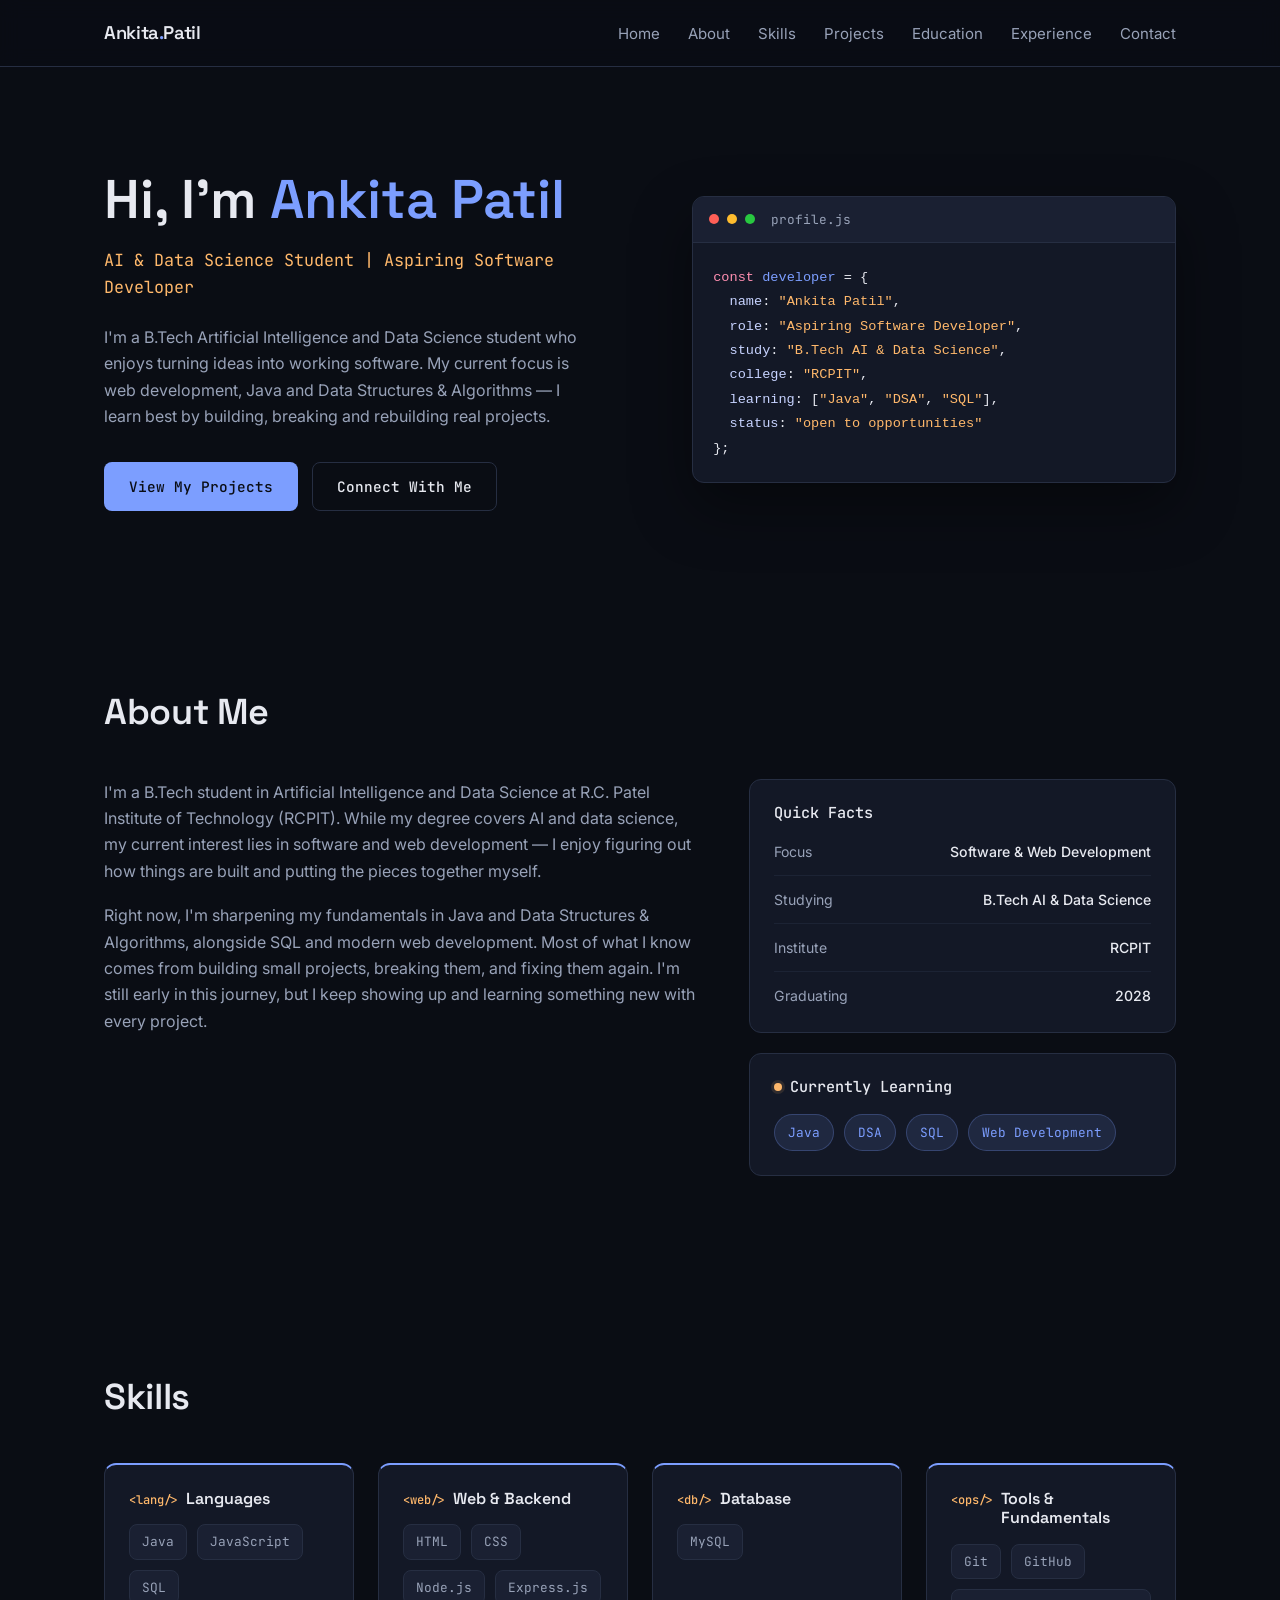
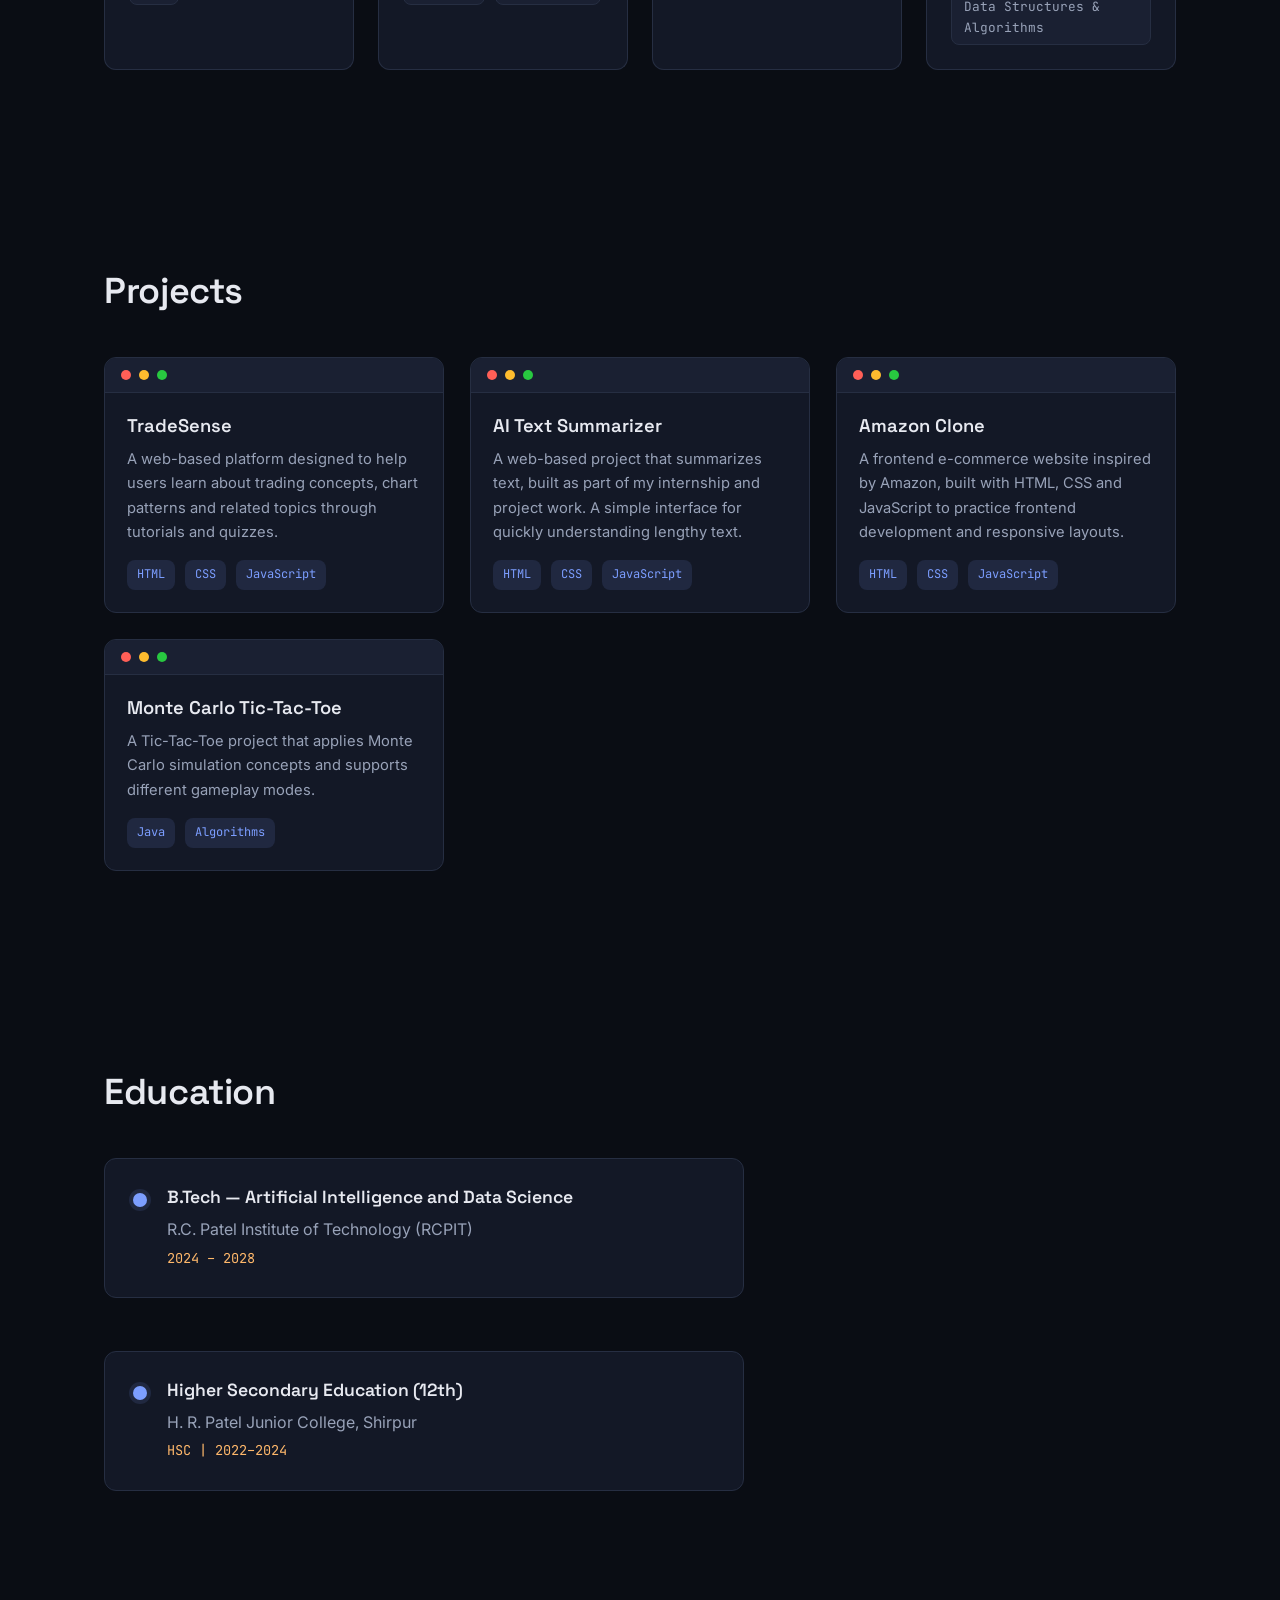
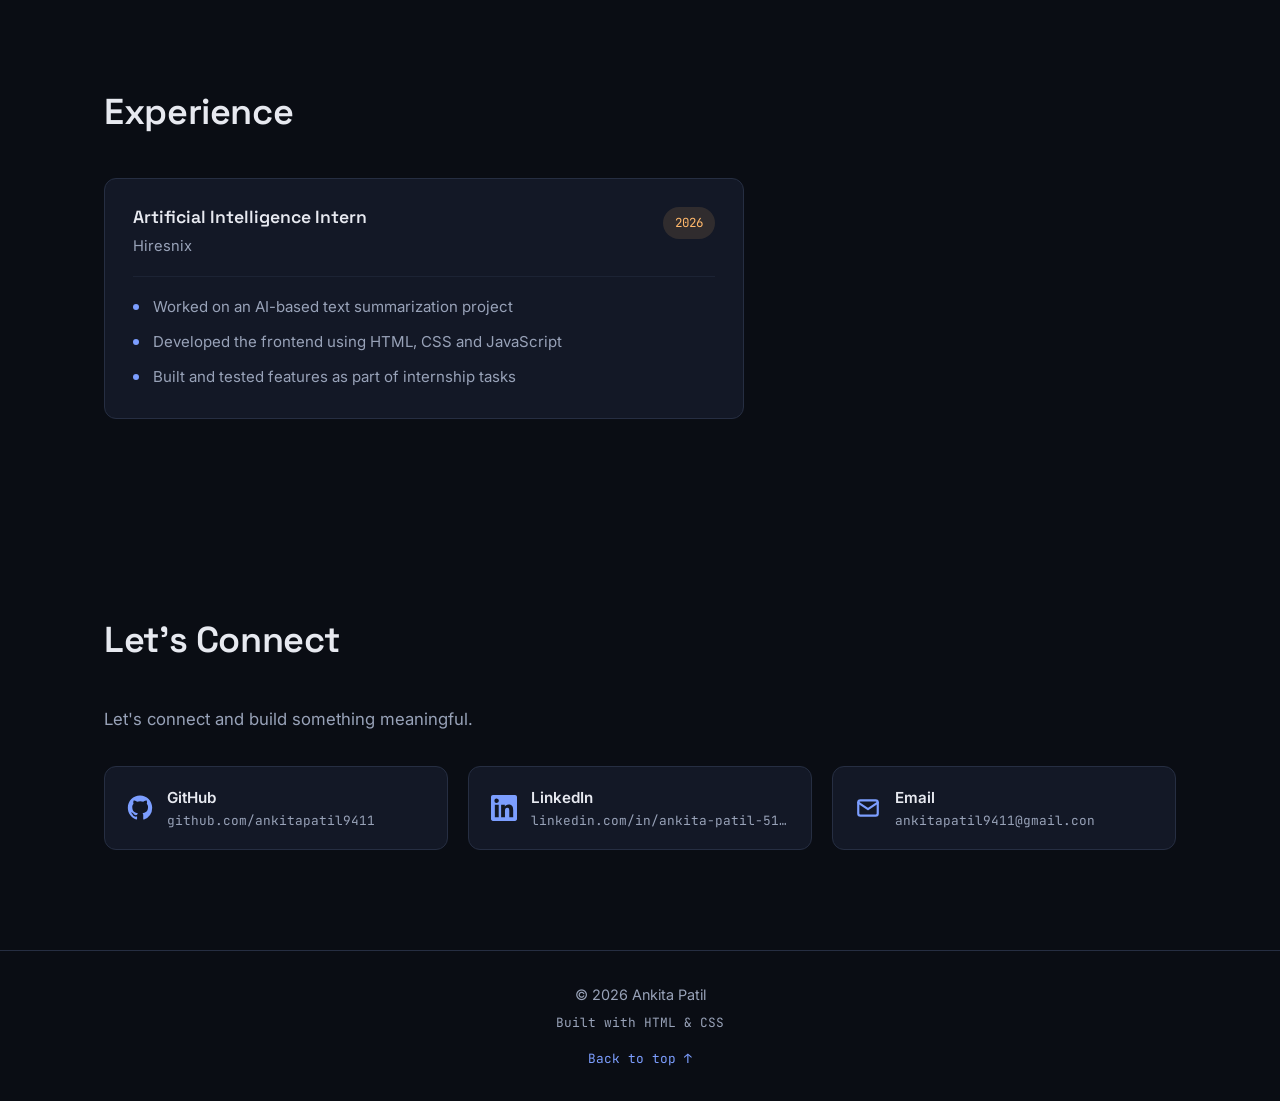
<file: index.html>
<!DOCTYPE html>
<html lang="en">
 
<head>
  <meta charset="UTF-8" />
  <meta name="viewport" content="width=device-width, initial-scale=1.0" />
  <title>Ankita Patil | Aspiring Software Developer</title>
  <meta name="description"
    content="Portfolio of Ankita Patil, B.Tech AI & Data Science student and aspiring software developer." />
 
  <!-- Google Fonts: Space Grotesk (display), Inter (body), JetBrains Mono (code/labels) -->
  <link rel="preconnect" href="https://fonts.googleapis.com">
  <link rel="preconnect" href="https://fonts.gstatic.com" crossorigin>
  <link
    href="https://fonts.googleapis.com/css2?family=Space+Grotesk:wght@500;600;700&family=Inter:wght@400;500;600&family=JetBrains+Mono:wght@400;500;600&display=swap"
    rel="stylesheet">
 
  <link rel="stylesheet" href="style.css" />
</head>
 
<body>
 
 
  <input type="checkbox" id="nav-toggle" class="nav-toggle" />
 
  <header class="site-header">
    <nav class="navbar">
      <a href="#home" class="logo">Ankita<span class="dot">.</span>Patil</a>
 
      <label for="nav-toggle" class="hamburger" aria-label="Toggle navigation menu">
        <span></span>
        <span></span>
        <span></span>
      </label>
 
      <ul class="nav-links">
        <li><a href="#home">Home</a></li>
        <li><a href="#about">About</a></li>
        <li><a href="#skills">Skills</a></li>
        <li><a href="#projects">Projects</a></li>
        <li><a href="#education">Education</a></li>
        <li><a href="#experience">Experience</a></li>
        <li><a href="#contact">Contact</a></li>
      </ul>
    </nav>
  </header>
 
  <main>
 
    <!--hero-->
    <section id="home" class="hero">
      <div class="hero-inner">
        <div class="hero-text">
 
          <h1>Hi, I'm <span class="accent-text">Ankita Patil</span></h1>
          <p class="hero-subtitle">AI &amp; Data Science Student&nbsp;|&nbsp;Aspiring Software Developer</p>
          <p class="hero-intro">
            I'm a B.Tech Artificial Intelligence and Data Science student who enjoys turning
            ideas into working software. My current focus is web development, Java and
            Data Structures &amp; Algorithms — I learn best by building, breaking and
            rebuilding real projects.
          </p>
          <div class="hero-buttons">
            <a href="#projects" class="btn btn-primary">View My Projects</a>
            <a href="https://www.linkedin.com/in/ankita-patil-514090332/" target="_blank" rel="noopener noreferrer"
              class="btn btn-secondary">Connect With Me</a>
 
 
          </div>
        </div>
 
        <div class="hero-visual" aria-hidden="true">
          <div class="code-card">
            <div class="code-card-header">
              <span class="dot-red"></span>
              <span class="dot-yellow"></span>
              <span class="dot-green"></span>
              <span class="code-card-title">profile.js</span>
            </div>
            <pre class="code-card-body"><code><span class="c-key">const</span> <span class="c-var">developer</span> = {
  <span class="c-prop">name</span>: <span class="c-str">"Ankita Patil"</span>,
  <span class="c-prop">role</span>: <span class="c-str">"Aspiring Software Developer"</span>,
  <span class="c-prop">study</span>: <span class="c-str">"B.Tech AI &amp; Data Science"</span>,
  <span class="c-prop">college</span>: <span class="c-str">"RCPIT"</span>,
  <span class="c-prop">learning</span>: [<span class="c-str">"Java"</span>, <span class="c-str">"DSA"</span>, <span class="c-str">"SQL"</span>],
  <span class="c-prop">status</span>: <span class="c-str">"open to opportunities"</span>
};</code></pre>
          </div>
        </div>
      </div>
    </section>
 
    <!-- about -->
    <section id="about" class="section">
 
      <h2 class="section-title">About Me</h2>
 
      <div class="about-grid">
        <div class="about-text">
          <p>
            I'm a B.Tech student in Artificial Intelligence and Data Science at
            R.C. Patel Institute of Technology (RCPIT). While my degree covers AI and
            data science, my current interest lies in software and web development —
            I enjoy figuring out how things are built and putting the pieces together myself.
          </p>
          <p>
            Right now, I'm sharpening my fundamentals in Java and Data Structures &amp;
            Algorithms, alongside SQL and modern web development. Most of what I know comes
            from building small projects, breaking them, and fixing them again. I'm still
            early in this journey, but I keep showing up and learning something new with
            every project.
          </p>
        </div>
 
        <div class="about-side">
          <div class="quick-facts">
            <h3 class="side-card-title">Quick Facts</h3>
            <ul class="facts-list">
              <li><span class="fact-label">Focus</span><span class="fact-value">Software &amp; Web Development</span>
              </li>
              <li><span class="fact-label">Studying</span><span class="fact-value">B.Tech AI &amp; Data Science</span>
              </li>
              <li><span class="fact-label">Institute</span><span class="fact-value">RCPIT</span></li>
              <li><span class="fact-label">Graduating</span><span class="fact-value">2028</span></li>
            </ul>
          </div>
 
          <div class="currently-learning">
            <h3 class="side-card-title"><span class="live-dot" aria-hidden="true"></span>Currently Learning</h3>
            <div class="tag-row">
              <span class="focus-tag">Java</span>
              <span class="focus-tag">DSA</span>
              <span class="focus-tag">SQL</span>
              <span class="focus-tag">Web Development</span>
            </div>
          </div>
        </div>
      </div>
    </section>
 
    <!--skill-->
    <section id="skills" class="section">
 
      <h2 class="section-title">Skills</h2>
 
      <div class="skills-grid">
 
        <div class="skill-group">
          <h3 class="skill-group-title"><span class="skill-prefix">&lt;lang/&gt;</span>Languages</h3>
          <div class="tag-row">
            <span class="skill-tag">Java</span>
            <span class="skill-tag">JavaScript</span>
            <span class="skill-tag">SQL</span>
          </div>
        </div>
 
        <div class="skill-group">
          <h3 class="skill-group-title"><span class="skill-prefix">&lt;web/&gt;</span>Web &amp; Backend</h3>
          <div class="tag-row">
            <span class="skill-tag">HTML</span>
            <span class="skill-tag">CSS</span>
            <span class="skill-tag">Node.js</span>
            <span class="skill-tag">Express.js</span>
          </div>
        </div>
 
        <div class="skill-group">
          <h3 class="skill-group-title"><span class="skill-prefix">&lt;db/&gt;</span>Database</h3>
          <div class="tag-row">
            <span class="skill-tag">MySQL</span>
          </div>
        </div>
 
        <div class="skill-group">
          <h3 class="skill-group-title"><span class="skill-prefix">&lt;ops/&gt;</span>Tools &amp; Fundamentals</h3>
          <div class="tag-row">
            <span class="skill-tag">Git</span>
            <span class="skill-tag">GitHub</span>
            <span class="skill-tag">Data Structures &amp; Algorithms</span>
          </div>
        </div>
 
      </div>
    </section>
 
    <!-- projects-->
    <section id="projects" class="section">
 
      <h2 class="section-title">Projects</h2>
 
      <div class="projects-grid">
 
        <article class="project-card">
          <div class="project-card-header">
            <span class="dot-red"></span>
            <span class="dot-yellow"></span>
            <span class="dot-green"></span>
          </div>
 
          <div class="project-card-body">
            <h3>TradeSense</h3>
            <p>
              A web-based platform designed to help users learn about trading concepts,
              chart patterns and related topics through tutorials and quizzes.
            </p>
            <div class="tag-row">
              <span class="tech-tag">HTML</span>
              <span class="tech-tag">CSS</span>
              <span class="tech-tag">JavaScript</span>
            </div>
          </div>
        </article>
 
        <article class="project-card">
          <div class="project-card-header">
            <span class="dot-red"></span>
            <span class="dot-yellow"></span>
            <span class="dot-green"></span>
          </div>
 
          <div class="project-card-body">
            <h3>AI Text Summarizer</h3>
            <p>
              A web-based project that summarizes text, built as part of my internship and project work.
             A simple interface for quickly understanding lengthy text.
            </p>
            <div class="tag-row">
              <span class="tech-tag">HTML</span>
              <span class="tech-tag">CSS</span>
              <span class="tech-tag">JavaScript</span>
            </div>
          </div>
        </article>
 
        <article class="project-card">
          <div class="project-card-header">
            <span class="dot-red"></span>
            <span class="dot-yellow"></span>
            <span class="dot-green"></span>
          </div>
 
          <div class="project-card-body">
            <h3>Amazon Clone</h3>
            <p>
              A frontend e-commerce website inspired by Amazon, built with HTML, CSS
              and JavaScript to practice frontend development and responsive layouts.
            </p>
            <div class="tag-row">
              <span class="tech-tag">HTML</span>
              <span class="tech-tag">CSS</span>
              <span class="tech-tag">JavaScript</span>
            </div>
          </div>
        </article>
 
        <article class="project-card">
          <div class="project-card-header">
            <span class="dot-red"></span>
            <span class="dot-yellow"></span>
            <span class="dot-green"></span>
          </div>
 
          <div class="project-card-body">
            <h3>Monte Carlo Tic-Tac-Toe</h3>
            <p>
              A Tic-Tac-Toe project that applies Monte Carlo simulation concepts
              and supports different gameplay modes.
            </p>
            <div class="tag-row">
              <span class="tech-tag">Java</span>
              <span class="tech-tag">Algorithms</span>
            </div>
          </div>
        </article>
 
      </div>
    </section>
 
    <!--education -->
    <section id="education" class="section">
      
      <h2 class="section-title">Education</h2>
 
      <div class="education-card">
        <div class="education-marker" aria-hidden="true"></div>
        <div class="education-details">
          <h3>B.Tech — Artificial Intelligence and Data Science</h3>
          <p class="education-college">R.C. Patel Institute of Technology (RCPIT)</p>
          <p class="education-years">2024 – 2028</p>
        </div>
      </div><br><br>
      <div class="education-card">
        <div class="education-marker" aria-hidden="true"></div>
        <div class="education-details">
          <h3>Higher Secondary Education (12th)</h3>
          <p class="education-college">H. R. Patel Junior College, Shirpur</p>
          <p class="education-years">HSC | 2022–2024</p>
        </div>
      </div>
      
    </section>
 
    <!-- EXPERIENCE -->
    <section id="experience" class="section">
      
      <h2 class="section-title">Experience</h2>
 
      <div class="experience-card">
        <div class="experience-header">
          <div>
            <h3>Artificial Intelligence Intern</h3>
            <p class="experience-company">Hiresnix</p>
          </div>
          <span class="experience-duration">2026</span>
        </div>
        <ul class="experience-list">
          <li>Worked on an AI-based text summarization project</li>
          <li>Developed the frontend using HTML, CSS and JavaScript</li>
          <li>Built and tested features as part of internship tasks</li>
        </ul>
      </div>
    </section>
 
    <!-- contanct -->
    <section id="contact" class="section">
     
      <h2 class="section-title">Let's Connect</h2>
      <p class="contact-message">Let's connect and build something meaningful.</p>
 
      <div class="contact-links">
        <a href="https://github.com/ankitapatil9411" target="_blank" rel="noopener noreferrer" class="contact-card">
          <svg class="contact-icon" viewBox="0 0 24 24" fill="currentColor" aria-hidden="true">
            <path
              d="M12 .5C5.73.5.75 5.48.75 11.75c0 5.02 3.26 9.27 7.78 10.77.57.1.78-.25.78-.55 0-.27-.01-1.16-.02-2.1-3.17.69-3.84-1.35-3.84-1.35-.52-1.32-1.27-1.67-1.27-1.67-1.04-.71.08-.7.08-.7 1.15.08 1.75 1.18 1.75 1.18 1.02 1.75 2.68 1.25 3.33.95.1-.74.4-1.25.72-1.54-2.53-.29-5.19-1.27-5.19-5.63 0-1.24.44-2.26 1.17-3.06-.12-.29-.51-1.45.11-3.02 0 0 .96-.31 3.14 1.17a10.9 10.9 0 0 1 5.72 0c2.18-1.48 3.14-1.17 3.14-1.17.62 1.57.23 2.73.11 3.02.73.8 1.17 1.82 1.17 3.06 0 4.37-2.67 5.34-5.21 5.62.41.36.77 1.06.77 2.14 0 1.55-.01 2.79-.01 3.17 0 .3.2.66.79.55A11.26 11.26 0 0 0 23.25 11.75C23.25 5.48 18.27.5 12 .5Z" />
          </svg>
          <div>
            <span class="contact-label">GitHub</span>
            <span class="contact-value">github.com/ankitapatil9411</span>
          </div>
        </a>
 
        <a href="https://www.linkedin.com/in/ankita-patil-514090332/" target="_blank" rel="noopener noreferrer"
          class="contact-card">
          <svg class="contact-icon" viewBox="0 0 24 24" fill="currentColor" aria-hidden="true">
            <path
              d="M20.45 20.45h-3.56v-5.57c0-1.33-.02-3.04-1.85-3.04-1.86 0-2.14 1.45-2.14 2.94v5.67H9.34V9h3.42v1.56h.05c.48-.9 1.64-1.85 3.38-1.85 3.61 0 4.28 2.38 4.28 5.47v6.27ZM5.34 7.43a2.07 2.07 0 1 1 0-4.13 2.07 2.07 0 0 1 0 4.13ZM7.12 20.45H3.56V9h3.56v11.45ZM22.22 0H1.77C.8 0 0 .78 0 1.75v20.5C0 23.22.8 24 1.77 24h20.45c.98 0 1.78-.78 1.78-1.75V1.75C24 .78 23.2 0 22.22 0Z" />
          </svg>
          <div>
            <span class="contact-label">LinkedIn</span>
            <span class="contact-value">linkedin.com/in/ankita-patil-514090332</span>
          </div>
        </a>
 
       
        <a href="mailto:your.email@example.com" class="contact-card">
          <svg class="contact-icon" viewBox="0 0 24 24" fill="none" stroke="currentColor" stroke-width="2"
            stroke-linecap="round" stroke-linejoin="round" aria-hidden="true">
            <rect x="3" y="5" width="18" height="14" rx="2" />
            <path d="M3 7l9 6 9-6" />
          </svg>
          <div>
            <span class="contact-label">Email</span>
            <span class="contact-value">ankitapatil9411@gmail.con</span>
          </div>
        </a>
      </div>
    </section>
 
  </main>
 
  <footer class="site-footer">
    <p>&copy; 2026 Ankita Patil</p>
    <p class="footer-note">Built with HTML &amp; CSS</p>
    <a href="#home" class="back-to-top">Back to top ↑</a>
  </footer>
 
</body>
 
</html>
</file>
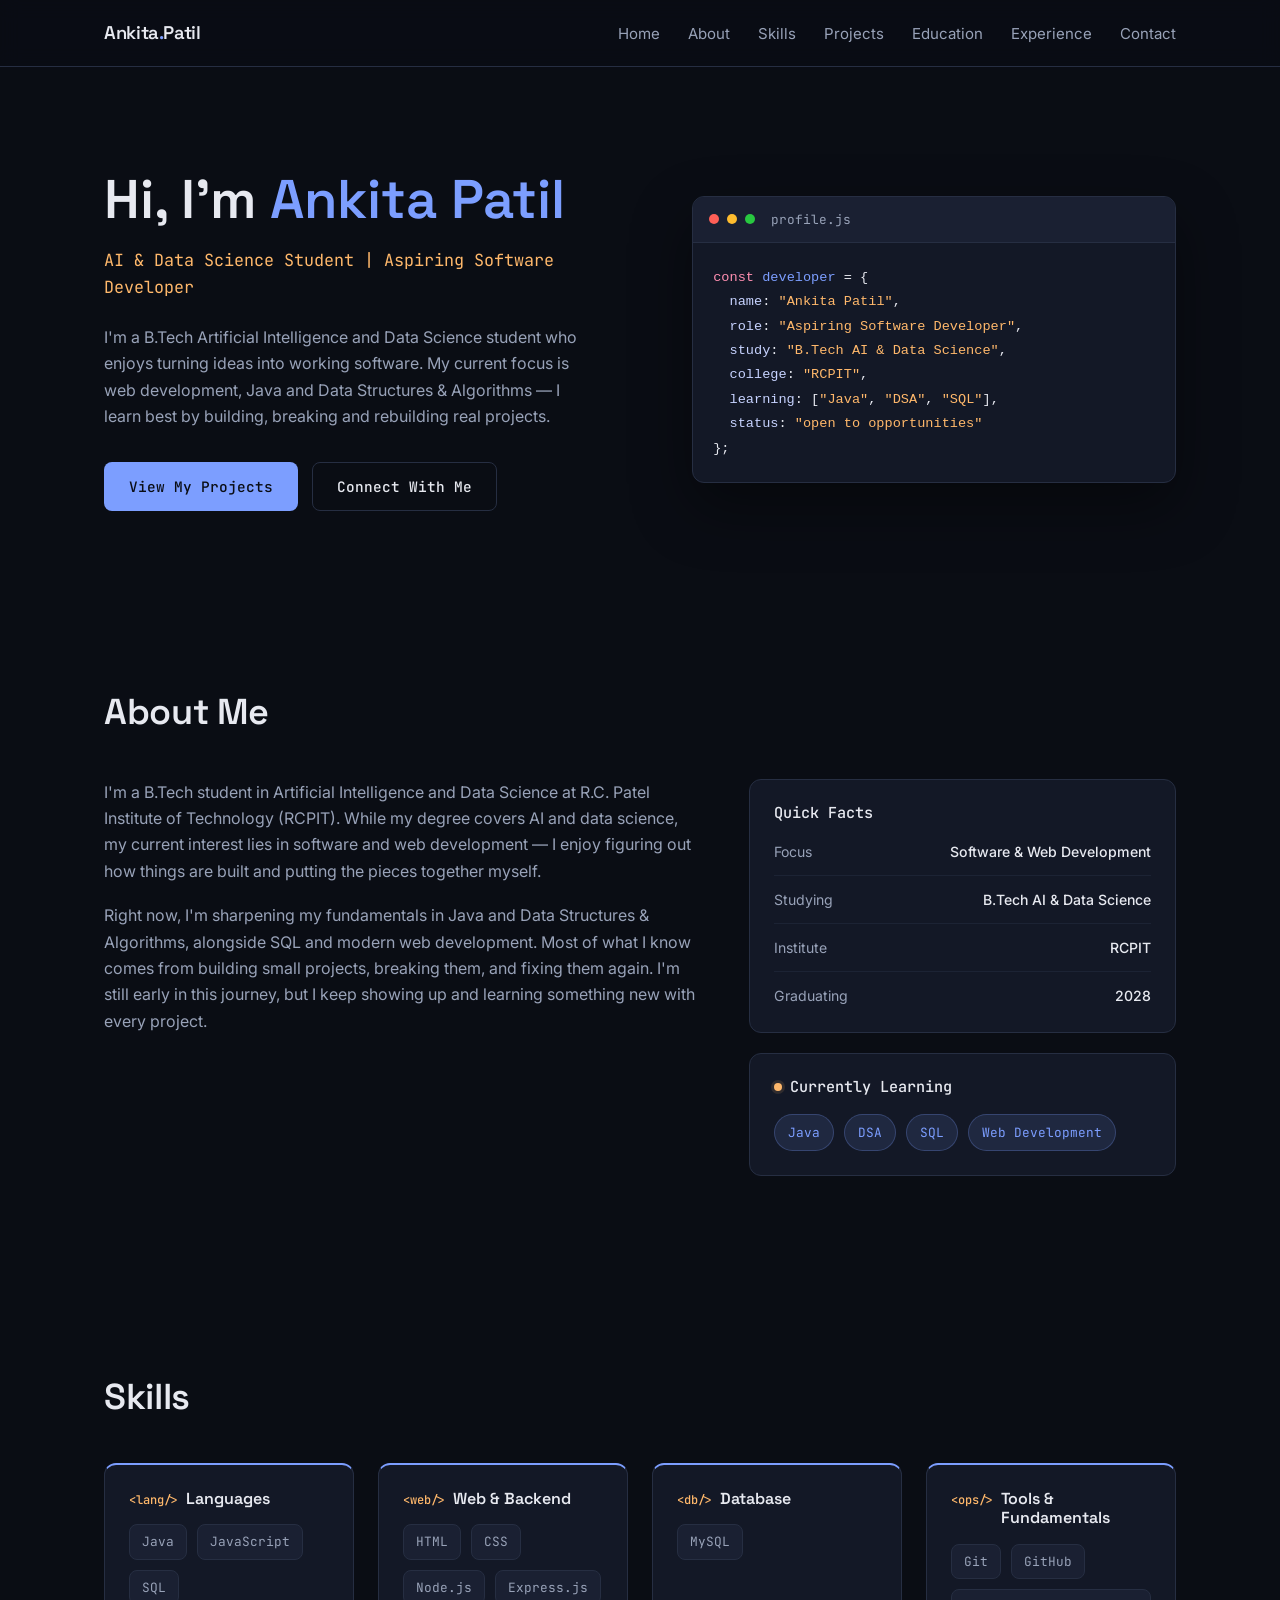
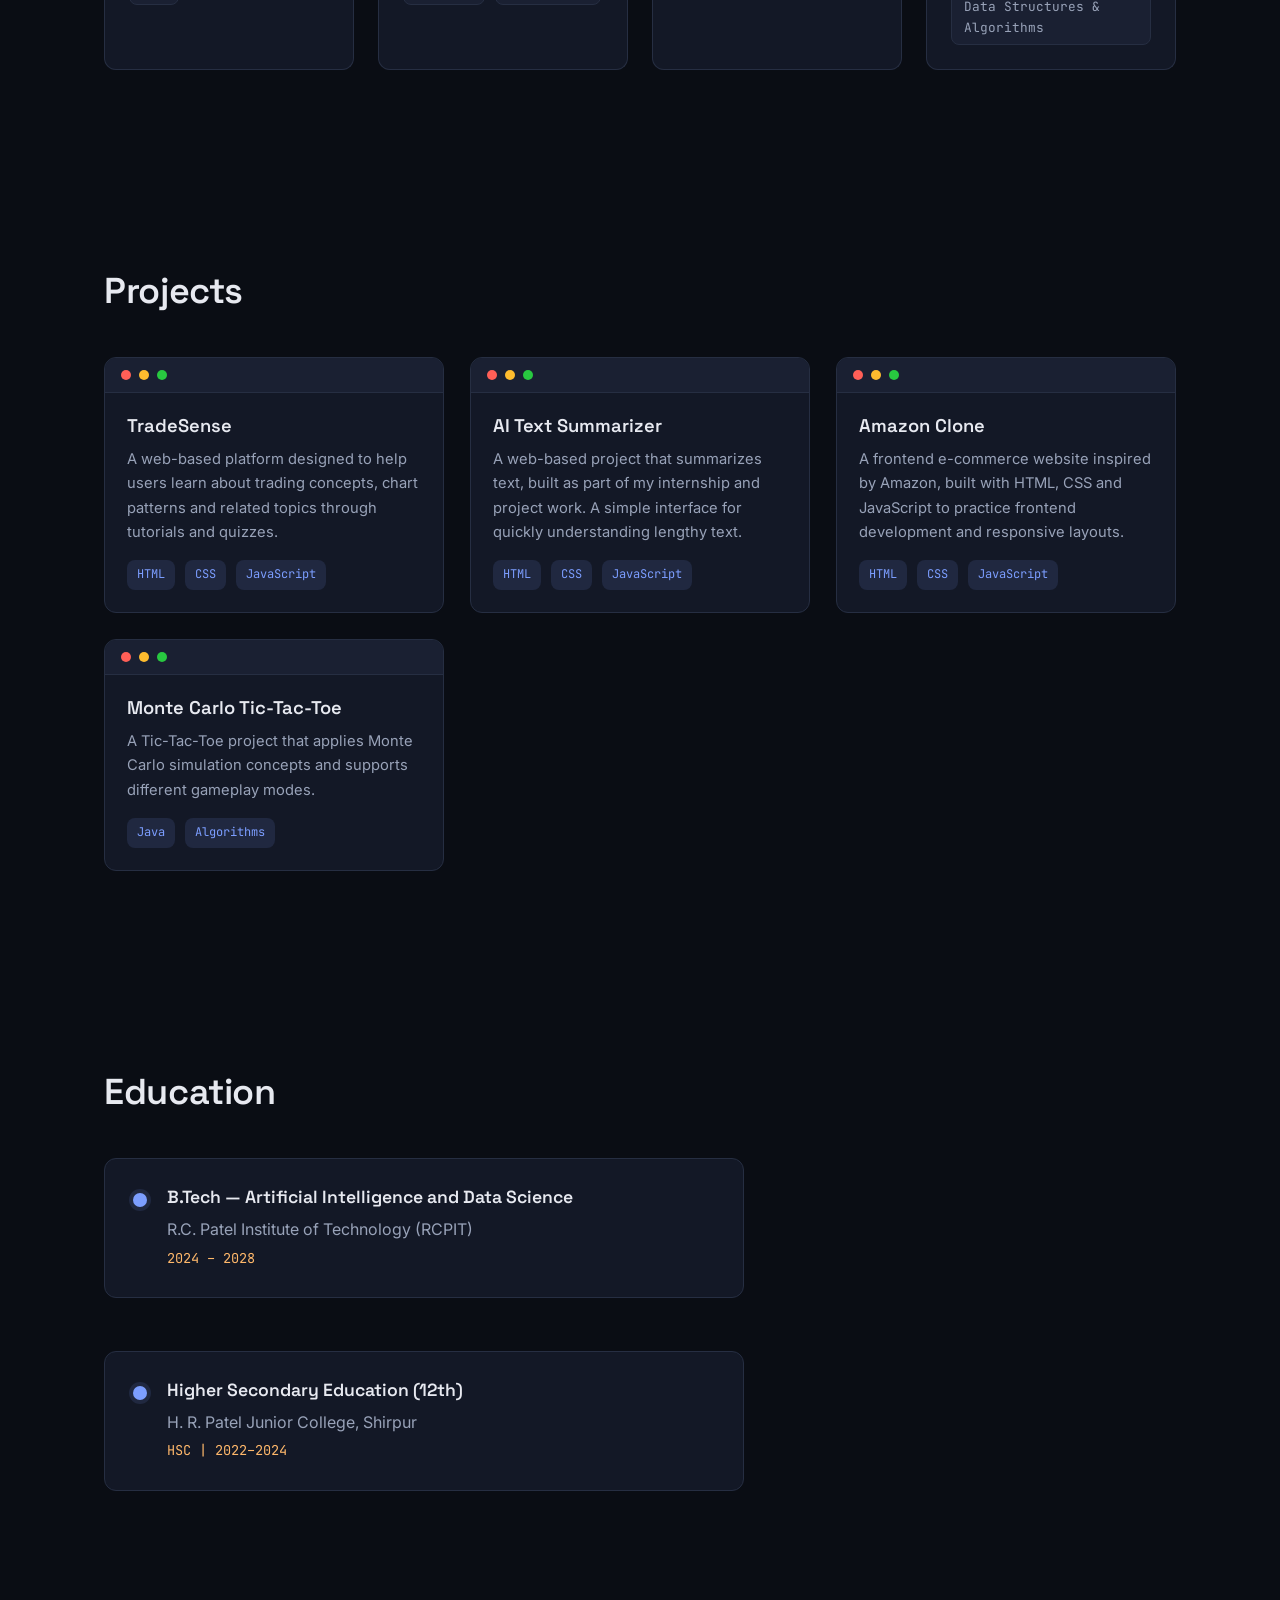
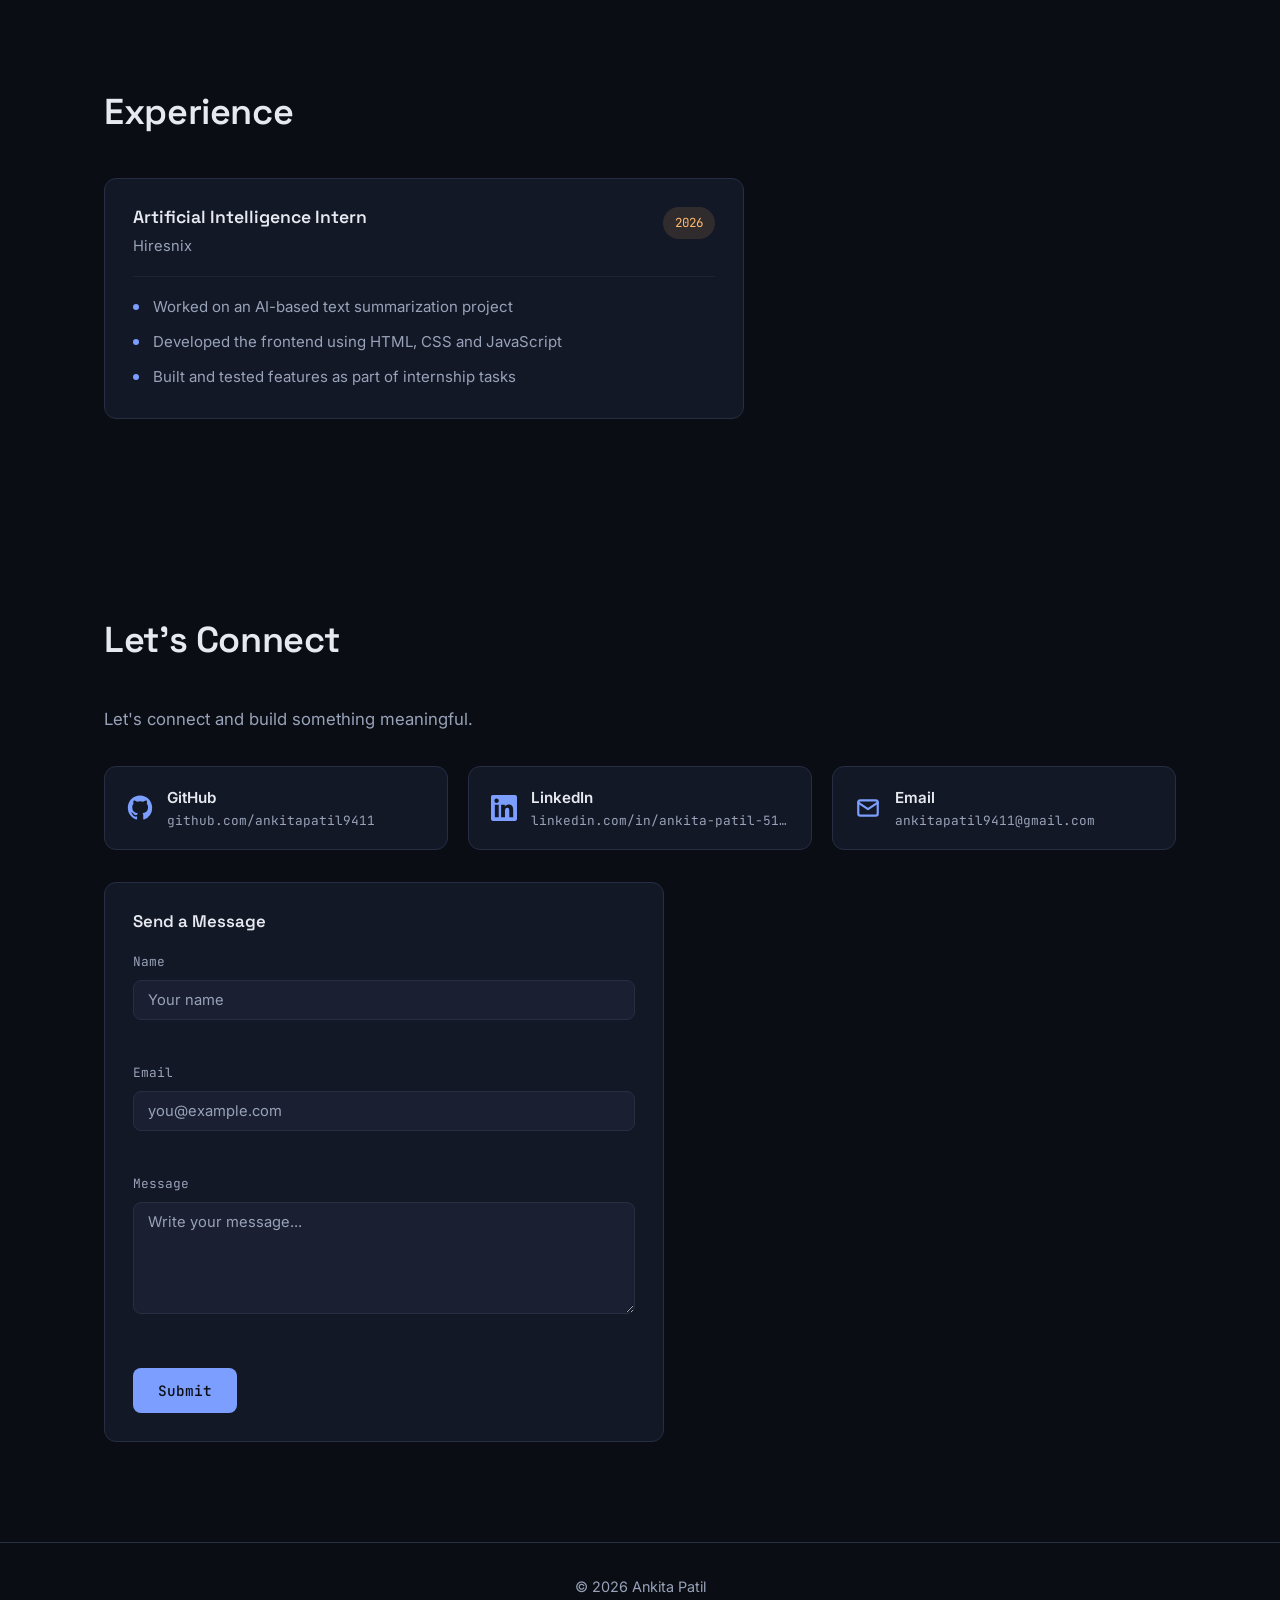
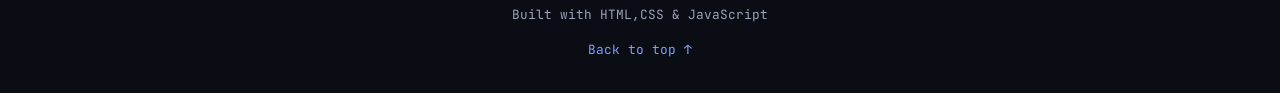
<file: Personal Portfolio/index.html>
<!DOCTYPE html>
<html lang="en">

<head>
  <meta charset="UTF-8" />
  <meta name="viewport" content="width=device-width, initial-scale=1.0" />
  <title>Ankita Patil | Aspiring Software Developer</title>
  <meta name="description"
    content="Portfolio of Ankita Patil, B.Tech AI & Data Science student and aspiring software developer." />

  <!-- Google Fonts: Space Grotesk (display), Inter (body), JetBrains Mono (code/labels) -->
  <link rel="preconnect" href="https://fonts.googleapis.com">
  <link rel="preconnect" href="https://fonts.gstatic.com" crossorigin>
  <link
    href="https://fonts.googleapis.com/css2?family=Space+Grotesk:wght@500;600;700&family=Inter:wght@400;500;600&family=JetBrains+Mono:wght@400;500;600&display=swap"
    rel="stylesheet">

  <link rel="stylesheet" href="style.css" />
</head>

<body>


  <input type="checkbox" id="nav-toggle" class="nav-toggle" />

  <header class="site-header">
    <nav class="navbar">
      <a href="#home" class="logo">Ankita<span class="dot">.</span>Patil</a>

      <label for="nav-toggle" class="hamburger" aria-label="Toggle navigation menu">
        <span></span>
        <span></span>
        <span></span>
      </label>

      <ul class="nav-links">
        <li><a href="#home">Home</a></li>
        <li><a href="#about">About</a></li>
        <li><a href="#skills">Skills</a></li>
        <li><a href="#projects">Projects</a></li>
        <li><a href="#education">Education</a></li>
        <li><a href="#experience">Experience</a></li>
        <li><a href="#contact">Contact</a></li>
      </ul>
    </nav>
  </header>

  <main>

    <!--hero-->
    <section id="home" class="hero">
      <div class="hero-inner">
        <div class="hero-text">

          <h1>Hi, I'm <span class="accent-text">Ankita Patil</span></h1>
          <p class="hero-subtitle">AI &amp; Data Science Student&nbsp;|&nbsp;Aspiring Software Developer</p>
          <p class="hero-intro">
            I'm a B.Tech Artificial Intelligence and Data Science student who enjoys turning
            ideas into working software. My current focus is web development, Java and
            Data Structures &amp; Algorithms — I learn best by building, breaking and
            rebuilding real projects.
          </p>
          <div class="hero-buttons">
            <a href="#projects" class="btn btn-primary">View My Projects</a>
            <a href="https://www.linkedin.com/in/ankita-patil-514090332/" target="_blank" rel="noopener noreferrer"
              class="btn btn-secondary">Connect With Me</a>


          </div>
        </div>

        <div class="hero-visual" aria-hidden="true">
          <div class="code-card">
            <div class="code-card-header">
              <span class="dot-red"></span>
              <span class="dot-yellow"></span>
              <span class="dot-green"></span>
              <span class="code-card-title">profile.js</span>
            </div>
            <pre class="code-card-body"><code><span class="c-key">const</span> <span class="c-var">developer</span> = {
  <span class="c-prop">name</span>: <span class="c-str">"Ankita Patil"</span>,
  <span class="c-prop">role</span>: <span class="c-str">"Aspiring Software Developer"</span>,
  <span class="c-prop">study</span>: <span class="c-str">"B.Tech AI &amp; Data Science"</span>,
  <span class="c-prop">college</span>: <span class="c-str">"RCPIT"</span>,
  <span class="c-prop">learning</span>: [<span class="c-str">"Java"</span>, <span class="c-str">"DSA"</span>, <span class="c-str">"SQL"</span>],
  <span class="c-prop">status</span>: <span class="c-str">"open to opportunities"</span>
};</code></pre>
          </div>
        </div>
      </div>
    </section>

    <!-- about -->
    <section id="about" class="section">

      <h2 class="section-title">About Me</h2>

      <div class="about-grid">
        <div class="about-text">
          <p>
            I'm a B.Tech student in Artificial Intelligence and Data Science at
            R.C. Patel Institute of Technology (RCPIT). While my degree covers AI and
            data science, my current interest lies in software and web development —
            I enjoy figuring out how things are built and putting the pieces together myself.
          </p>
          <p>
            Right now, I'm sharpening my fundamentals in Java and Data Structures &amp;
            Algorithms, alongside SQL and modern web development. Most of what I know comes
            from building small projects, breaking them, and fixing them again. I'm still
            early in this journey, but I keep showing up and learning something new with
            every project.
          </p>
        </div>

        <div class="about-side">
          <div class="quick-facts">
            <h3 class="side-card-title">Quick Facts</h3>
            <ul class="facts-list">
              <li><span class="fact-label">Focus</span><span class="fact-value">Software &amp; Web Development</span>
              </li>
              <li><span class="fact-label">Studying</span><span class="fact-value">B.Tech AI &amp; Data Science</span>
              </li>
              <li><span class="fact-label">Institute</span><span class="fact-value">RCPIT</span></li>
              <li><span class="fact-label">Graduating</span><span class="fact-value">2028</span></li>
            </ul>
          </div>

          <div class="currently-learning">
            <h3 class="side-card-title"><span class="live-dot" aria-hidden="true"></span>Currently Learning</h3>
            <div class="tag-row">
              <span class="focus-tag">Java</span>
              <span class="focus-tag">DSA</span>
              <span class="focus-tag">SQL</span>
              <span class="focus-tag">Web Development</span>
            </div>
          </div>
        </div>
      </div>
    </section>

    <!--skill-->
    <section id="skills" class="section">

      <h2 class="section-title">Skills</h2>

      <div class="skills-grid">

        <div class="skill-group">
          <h3 class="skill-group-title"><span class="skill-prefix">&lt;lang/&gt;</span>Languages</h3>
          <div class="tag-row">
            <span class="skill-tag">Java</span>
            <span class="skill-tag">JavaScript</span>
            <span class="skill-tag">SQL</span>
          </div>
        </div>

        <div class="skill-group">
          <h3 class="skill-group-title"><span class="skill-prefix">&lt;web/&gt;</span>Web &amp; Backend</h3>
          <div class="tag-row">
            <span class="skill-tag">HTML</span>
            <span class="skill-tag">CSS</span>
            <span class="skill-tag">Node.js</span>
            <span class="skill-tag">Express.js</span>
          </div>
        </div>

        <div class="skill-group">
          <h3 class="skill-group-title"><span class="skill-prefix">&lt;db/&gt;</span>Database</h3>
          <div class="tag-row">
            <span class="skill-tag">MySQL</span>
          </div>
        </div>

        <div class="skill-group">
          <h3 class="skill-group-title"><span class="skill-prefix">&lt;ops/&gt;</span>Tools &amp; Fundamentals</h3>
          <div class="tag-row">
            <span class="skill-tag">Git</span>
            <span class="skill-tag">GitHub</span>
            <span class="skill-tag">Data Structures &amp; Algorithms</span>
          </div>
        </div>

      </div>
    </section>

    <!-- projects-->
    <section id="projects" class="section">

      <h2 class="section-title">Projects</h2>

      <div class="projects-grid">

        <article class="project-card">
          <div class="project-card-header">
            <span class="dot-red"></span>
            <span class="dot-yellow"></span>
            <span class="dot-green"></span>
          </div>

          <div class="project-card-body">
            <h3>TradeSense</h3>
            <p>
              A web-based platform designed to help users learn about trading concepts,
              chart patterns and related topics through tutorials and quizzes.
            </p>
            <div class="tag-row">
              <span class="tech-tag">HTML</span>
              <span class="tech-tag">CSS</span>
              <span class="tech-tag">JavaScript</span>
            </div>
          </div>
        </article>

        <article class="project-card">
          <div class="project-card-header">
            <span class="dot-red"></span>
            <span class="dot-yellow"></span>
            <span class="dot-green"></span>
          </div>

          <div class="project-card-body">
            <h3>AI Text Summarizer</h3>
            <p>
              A web-based project that summarizes text, built as part of my internship and project work.
              A simple interface for quickly understanding lengthy text.
            </p>
            <div class="tag-row">
              <span class="tech-tag">HTML</span>
              <span class="tech-tag">CSS</span>
              <span class="tech-tag">JavaScript</span>
            </div>
          </div>
        </article>

        <article class="project-card">
          <div class="project-card-header">
            <span class="dot-red"></span>
            <span class="dot-yellow"></span>
            <span class="dot-green"></span>
          </div>

          <div class="project-card-body">
            <h3>Amazon Clone</h3>
            <p>
              A frontend e-commerce website inspired by Amazon, built with HTML, CSS
              and JavaScript to practice frontend development and responsive layouts.
            </p>
            <div class="tag-row">
              <span class="tech-tag">HTML</span>
              <span class="tech-tag">CSS</span>
              <span class="tech-tag">JavaScript</span>
            </div>
          </div>
        </article>

        <article class="project-card">
          <div class="project-card-header">
            <span class="dot-red"></span>
            <span class="dot-yellow"></span>
            <span class="dot-green"></span>
          </div>

          <div class="project-card-body">
            <h3>Monte Carlo Tic-Tac-Toe</h3>
            <p>
              A Tic-Tac-Toe project that applies Monte Carlo simulation concepts
              and supports different gameplay modes.
            </p>
            <div class="tag-row">
              <span class="tech-tag">Java</span>
              <span class="tech-tag">Algorithms</span>
            </div>
          </div>
        </article>

      </div>
    </section>

    <!--education -->
    <section id="education" class="section">

      <h2 class="section-title">Education</h2>

      <div class="education-card">
        <div class="education-marker" aria-hidden="true"></div>
        <div class="education-details">
          <h3>B.Tech — Artificial Intelligence and Data Science</h3>
          <p class="education-college">R.C. Patel Institute of Technology (RCPIT)</p>
          <p class="education-years">2024 – 2028</p>
        </div>
      </div><br><br>
      <div class="education-card">
        <div class="education-marker" aria-hidden="true"></div>
        <div class="education-details">
          <h3>Higher Secondary Education (12th)</h3>
          <p class="education-college">H. R. Patel Junior College, Shirpur</p>
          <p class="education-years">HSC | 2022–2024</p>
        </div>
      </div>

    </section>

    <!-- EXPERIENCE -->
    <section id="experience" class="section">

      <h2 class="section-title">Experience</h2>

      <div class="experience-card">
        <div class="experience-header">
          <div>
            <h3>Artificial Intelligence Intern</h3>
            <p class="experience-company">Hiresnix</p>
          </div>
          <span class="experience-duration">2026</span>
        </div>
        <ul class="experience-list">
          <li>Worked on an AI-based text summarization project</li>
          <li>Developed the frontend using HTML, CSS and JavaScript</li>
          <li>Built and tested features as part of internship tasks</li>
        </ul>
      </div>
    </section>

    <!-- contanct -->
    <section id="contact" class="section">

      <h2 class="section-title">Let's Connect</h2>
      <p class="contact-message">Let's connect and build something meaningful.</p>

      <div class="contact-links">
        <a href="https://github.com/ankitapatil9411" target="_blank" rel="noopener noreferrer" class="contact-card">
          <svg class="contact-icon" viewBox="0 0 24 24" fill="currentColor" aria-hidden="true">
            <path
              d="M12 .5C5.73.5.75 5.48.75 11.75c0 5.02 3.26 9.27 7.78 10.77.57.1.78-.25.78-.55 0-.27-.01-1.16-.02-2.1-3.17.69-3.84-1.35-3.84-1.35-.52-1.32-1.27-1.67-1.27-1.67-1.04-.71.08-.7.08-.7 1.15.08 1.75 1.18 1.75 1.18 1.02 1.75 2.68 1.25 3.33.95.1-.74.4-1.25.72-1.54-2.53-.29-5.19-1.27-5.19-5.63 0-1.24.44-2.26 1.17-3.06-.12-.29-.51-1.45.11-3.02 0 0 .96-.31 3.14 1.17a10.9 10.9 0 0 1 5.72 0c2.18-1.48 3.14-1.17 3.14-1.17.62 1.57.23 2.73.11 3.02.73.8 1.17 1.82 1.17 3.06 0 4.37-2.67 5.34-5.21 5.62.41.36.77 1.06.77 2.14 0 1.55-.01 2.79-.01 3.17 0 .3.2.66.79.55A11.26 11.26 0 0 0 23.25 11.75C23.25 5.48 18.27.5 12 .5Z" />
          </svg>
          <div>
            <span class="contact-label">GitHub</span>
            <span class="contact-value">github.com/ankitapatil9411</span>
          </div>
        </a>

        <a href="https://www.linkedin.com/in/ankita-patil-514090332/" target="_blank" rel="noopener noreferrer"
          class="contact-card">
          <svg class="contact-icon" viewBox="0 0 24 24" fill="currentColor" aria-hidden="true">
            <path
              d="M20.45 20.45h-3.56v-5.57c0-1.33-.02-3.04-1.85-3.04-1.86 0-2.14 1.45-2.14 2.94v5.67H9.34V9h3.42v1.56h.05c.48-.9 1.64-1.85 3.38-1.85 3.61 0 4.28 2.38 4.28 5.47v6.27ZM5.34 7.43a2.07 2.07 0 1 1 0-4.13 2.07 2.07 0 0 1 0 4.13ZM7.12 20.45H3.56V9h3.56v11.45ZM22.22 0H1.77C.8 0 0 .78 0 1.75v20.5C0 23.22.8 24 1.77 24h20.45c.98 0 1.78-.78 1.78-1.75V1.75C24 .78 23.2 0 22.22 0Z" />
          </svg>
          <div>
            <span class="contact-label">LinkedIn</span>
            <span class="contact-value">linkedin.com/in/ankita-patil-514090332</span>
          </div>
        </a>


        <a href="mailto:ankitapatil9411@gmail.com" class="contact-card">
          <svg class="contact-icon" viewBox="0 0 24 24" fill="none" stroke="currentColor" stroke-width="2"
            stroke-linecap="round" stroke-linejoin="round" aria-hidden="true">
            <rect x="3" y="5" width="18" height="14" rx="2" />
            <path d="M3 7l9 6 9-6" />
          </svg>
          <div>
            <span class="contact-label">Email</span>
            <span class="contact-value">ankitapatil9411@gmail.com</span>
          </div>
        </a>
      </div>

      <!-- Contact form: SkillNexis Week 1 Task 3 (JS form validation) -->
      <div class="contact-form-card">
        <h3 class="form-title">Send a Message</h3>
        <form id="contact-form" novalidate>
          <div class="form-group">
            <label for="name" class="form-label">Name</label>
            <input type="text" id="name" name="name" class="form-input" placeholder="Your name">
            <span class="form-error" id="name-error"></span>
          </div>

          <div class="form-group">
            <label for="email" class="form-label">Email</label>
            <input type="email" id="email" name="email" class="form-input" placeholder="you@example.com">
            <span class="form-error" id="email-error"></span>
          </div>

          <div class="form-group">
            <label for="message" class="form-label">Message</label>
            <textarea id="message" name="message" class="form-input form-textarea" rows="5"
              placeholder="Write your message..."></textarea>
            <span class="form-error" id="message-error"></span>
          </div>

          <button type="submit" class="btn btn-primary">Submit</button>

          <p class="form-success" id="form-success" role="status"></p>
        </form>
      </div>

    </section>

  </main>

  <footer class="site-footer">
    <p>&copy; 2026 Ankita Patil</p>
    <p class="footer-note">Built with HTML,CSS &amp; JavaScript</p>
    <a href="#home" class="back-to-top">Back to top ↑</a>
  </footer>

  <script src="script.js" defer></script>

</body>

</html>
</file>
<file: style.css>
:root {
  /* Colors */
  --bg: #0a0d14;
  --bg-alt: #0e121b;
  --surface: #131826;
  --surface-2: #1a2032;
  --border: #262e42;
  --border-soft: #1c2334;
  --text: #e7e9f0;
  --text-muted: #98a2b8;
  --accent: #7c9eff;
  --accent-soft: rgba(124, 158, 255, 0.12);
  --accent-2: #ffb86b;
  --accent-2-soft: rgba(255, 184, 108, 0.12);

  /* Type */
  --font-display: "Space Grotesk", sans-serif;
  --font-body: "Inter", sans-serif;
  --font-mono: "JetBrains Mono", monospace;

  /* Layout */
  --max-width: 1120px;
  --radius: 12px;
  --radius-sm: 8px;
  --radius-lg: 16px;
  --transition: 0.2s ease;
}

/* -- Reset -- */
* {
  margin: 0;
  padding: 0;
  box-sizing: border-box;
}

html {
  scroll-behavior: smooth;
}

body {
  background-color: var(--bg);
  color: var(--text);
  font-family: var(--font-body);
  line-height: 1.65;
  -webkit-font-smoothing: antialiased;
}

img {
  max-width: 100%;
  display: block;
}

a {
  color: inherit;
  text-decoration: none;
}

ul {
  list-style: none;
}

h1, h2, h3 {
  font-family: var(--font-display);
  line-height: 1.2;
  font-weight: 600;
}

section {
  scroll-margin-top: 80px;
}
/* - layout helpers - */
.section {
  max-width: var(--max-width);
  margin: 0 auto;
  padding: 100px 24px;
}

.eyebrow {
  font-family: var(--font-mono);
  font-size: 0.85rem;
  color: var(--accent);
  letter-spacing: 0.04em;
  margin-bottom: 10px;
}

.section-title {
  font-size: clamp(1.75rem, 3vw, 2.25rem);
  letter-spacing: -0.01em;
  margin-bottom: 44px;
}

.accent-text {
  color: var(--accent);
}

.tag-row {
  display: flex;
  flex-wrap: wrap;
  gap: 10px;
}
/*Buttton*/
.btn {
  display: inline-flex;
  align-items: center;
  gap: 8px;
  padding: 12px 24px;
  border-radius: var(--radius-sm);
  font-family: var(--font-mono);
  font-size: 0.9rem;
  font-weight: 500;
  border: 1px solid transparent;
  transition: transform var(--transition), background-color var(--transition),
    border-color var(--transition), color var(--transition);
}

.btn:hover {
  transform: translateY(-2px);
}

.btn-primary {
  background-color: var(--accent);
  color: #0a0d14;
}

.btn-primary:hover {
  background-color: #91adff;
}

.btn-secondary {
  background-color: transparent;
  color: var(--text);
  border-color: var(--border);
}

.btn-secondary:hover {
  border-color: var(--accent);
  color: var(--accent);
}

.btn-ghost {
  background-color: transparent;
  color: var(--text-muted);
  border-color: var(--border-soft);
  border-style: dashed;
}

.btn-ghost:hover {
  border-color: var(--accent-2);
  color: var(--accent-2);
}

.btn-icon {
  width: 15px;
  height: 15px;
  flex-shrink: 0;
}

.btn-outline {
  display: inline-block;
  margin-top: 20px;
  padding: 10px 18px;
  border: 1px solid var(--border);
  border-radius: var(--radius-sm);
  font-family: var(--font-mono);
  font-size: 0.85rem;
  color: var(--text-muted);
  transition: border-color var(--transition), color var(--transition);
}

.btn-outline:hover {
  border-color: var(--accent);
  color: var(--accent);
}

/*Navbar*/

.nav-toggle {
  display: none;
}

.site-header {
  position: sticky;
  top: 0;
  z-index: 100;
  background-color: rgba(10, 13, 20, 0.85);
  backdrop-filter: blur(10px);
  border-bottom: 1px solid var(--border);
}

.navbar {
  max-width: var(--max-width);
  margin: 0 auto;
  padding: 18px 24px;
  display: flex;
  align-items: center;
  justify-content: space-between;
}

.logo {
  font-family: var(--font-display);
  font-size: 1.15rem;
  font-weight: 600;
  letter-spacing: -0.02em;
}

.logo .dot {
  color: var(--accent);
}

.nav-links {
  display: flex;
  gap: 28px;
}

.nav-links a {
  font-size: 0.94rem;
  color: var(--text-muted);
  position: relative;
  transition: color var(--transition);
}

.nav-links a::after {
  content: "";
  position: absolute;
  left: 0;
  bottom: -6px;
  width: 0%;
  height: 2px;
  background-color: var(--accent);
  transition: width var(--transition);
}

.nav-links a:hover {
  color: var(--text);
}

.nav-links a:hover::after {
  width: 100%;
}

.hamburger {
  display: none;
  flex-direction: column;
  gap: 5px;
  cursor: pointer;
  z-index: 200;
}

.hamburger span {
  width: 24px;
  height: 2px;
  background-color: var(--text);
  border-radius: 2px;
  transition: transform var(--transition), opacity var(--transition);
}

/* Hero Section */

.hero {
  max-width: var(--max-width);
  margin: 0 auto;
  padding: 100px 24px 80px;
}

.hero-inner {
  display: grid;
  grid-template-columns: 1.1fr 1fr;
  gap: 56px;
  align-items: center;
}

.hero-text h1 {
  font-size: clamp(2.2rem, 5vw, 3.4rem);
  margin-bottom: 14px;
}

.hero-subtitle {
  font-family: var(--font-mono);
  font-size: 1.05rem;
  color: var(--accent-2);
  margin-bottom: 22px;
}

.hero-intro {
  color: var(--text-muted);
  max-width: 48ch;
  margin-bottom: 32px;
}

.hero-buttons {
  display: flex;
  gap: 14px;
  flex-wrap: wrap;
}

/* --- Hero code card --- */
.code-card {
  background-color: var(--surface);
  border: 1px solid var(--border);
  border-radius: var(--radius);
  overflow: hidden;
  box-shadow: 0 24px 60px rgba(0, 0, 0, 0.4);
  transition: transform var(--transition), border-color var(--transition), box-shadow var(--transition);
}

.code-card:hover {
  transform: translateY(-6px);
  border-color: var(--accent);
  box-shadow: 0 28px 70px rgba(0, 0, 0, 0.5), 0 0 0 1px var(--accent-soft);
}

.code-card-header {
  display: flex;
  align-items: center;
  gap: 8px;
  padding: 12px 16px;
  background-color: var(--surface-2);
  border-bottom: 1px solid var(--border);
}

.dot-red, .dot-yellow, .dot-green {
  width: 10px;
  height: 10px;
  border-radius: 50%;
  display: inline-block;
}

.dot-red { background-color: #ff5f57; }
.dot-yellow { background-color: #febc2e; }
.dot-green { background-color: #28c840; }

.code-card-title {
  margin-left: 8px;
  font-family: var(--font-mono);
  font-size: 0.8rem;
  color: var(--text-muted);
}

.code-card-body {
  padding: 22px 20px;
  font-family: var(--font-mono);
  font-size: 0.85rem;
  overflow-x: auto;
  color: var(--text);
}

.c-key { color: #ff8fb1; }
.c-var { color: var(--accent); }
.c-prop { color: #c7d3ff; }
.c-str { color: var(--accent-2); }

/*About*/
.about-grid {
  display: grid;
  grid-template-columns: 1.4fr 1fr;
  gap: 48px;
  align-items: start;
}

.about-text p {
  color: var(--text-muted);
  max-width: 68ch;
  margin-bottom: 18px;
}

.about-side {
  display: flex;
  flex-direction: column;
  gap: 20px;
}

.quick-facts,
.currently-learning {
  background-color: var(--surface);
  border: 1px solid var(--border);
  border-radius: var(--radius);
  padding: 24px;
}

.side-card-title {
  display: flex;
  align-items: center;
  gap: 8px;
  font-size: 0.95rem;
  font-family: var(--font-mono);
  font-weight: 500;
  color: var(--text);
  margin-bottom: 18px;
}

.live-dot {
  width: 8px;
  height: 8px;
  border-radius: 50%;
  background-color: var(--accent-2);
  box-shadow: 0 0 0 3px var(--accent-2-soft);
  flex-shrink: 0;
}

.facts-list {
  display: flex;
  flex-direction: column;
  gap: 12px;
}

.facts-list li {
  display: flex;
  justify-content: space-between;
  gap: 12px;
  font-size: 0.88rem;
  padding-bottom: 12px;
  border-bottom: 1px solid var(--border-soft);
}

.facts-list li:last-child {
  border-bottom: none;
  padding-bottom: 0;
}

.fact-label {
  color: var(--text-muted);
}

.fact-value {
  color: var(--text);
  font-weight: 500;
  text-align: right;
}

.focus-tag {
  font-family: var(--font-mono);
  font-size: 0.8rem;
  padding: 7px 13px;
  border-radius: 999px;
  background-color: var(--accent-soft);
  color: var(--accent);
  border: 1px solid rgba(124, 158, 255, 0.25);
}

/*Skills*/

.skills-grid {
  display: grid;
  grid-template-columns: repeat(auto-fit, minmax(230px, 1fr));
  gap: 24px;
}

.skill-group {
  background-color: var(--surface);
  border: 1px solid var(--border);
  border-top: 2px solid var(--accent);
  border-radius: var(--radius);
  padding: 24px;
  transition: border-color var(--transition), transform var(--transition), box-shadow var(--transition);
}

.skill-group:hover {
  border-color: var(--accent);
  border-top-color: var(--accent);
  transform: translateY(-4px);
  box-shadow: 0 16px 36px rgba(0, 0, 0, 0.3);
}

.skill-group-title {
  display: flex;
  align-items: baseline;
  gap: 8px;
  font-size: 1rem;
  color: var(--text);
  margin-bottom: 16px;
}

.skill-prefix {
  font-family: var(--font-mono);
  font-size: 0.75rem;
  font-weight: 500;
  color: var(--accent-2);
}

.skill-tag {
  font-family: var(--font-mono);
  font-size: 0.8rem;
  padding: 6px 12px;
  border-radius: var(--radius-sm);
  background-color: var(--surface-2);
  color: var(--text-muted);
  border: 1px solid var(--border);
  transition: color var(--transition), border-color var(--transition);
}

.skill-group:hover .skill-tag {
  color: var(--text);
}

/*Projects*/

.projects-grid {
  display: grid;
  grid-template-columns: repeat(auto-fit, minmax(300px, 1fr));
  gap: 26px;
}

.project-card {
  background-color: var(--surface);
  border: 1px solid var(--border);
  border-radius: var(--radius);
  overflow: hidden;
  transition: border-color var(--transition), transform var(--transition), box-shadow var(--transition);
}

.project-card:hover {
  border-color: var(--accent);
  transform: translateY(-4px);
  box-shadow: 0 20px 46px rgba(0, 0, 0, 0.32);
}

.project-card-header {
  display: flex;
  gap: 8px;
  padding: 12px 16px;
  background-color: var(--surface-2);
  border-bottom: 1px solid var(--border);
}

.project-card-body {
  padding: 22px;
}

.project-card-body h3 {
  font-size: 1.15rem;
  margin-bottom: 10px;
}

.project-card-body p {
  color: var(--text-muted);
  font-size: 0.92rem;
  margin-bottom: 16px;
}

.tech-tag {
  font-family: var(--font-mono);
  font-size: 0.75rem;
  padding: 5px 10px;
  border-radius: var(--radius-sm);
  background-color: var(--accent-soft);
  color: var(--accent);
}

/*Education*/

.education-card {
  display: flex;
  gap: 20px;
  align-items: flex-start;
  background-color: var(--surface);
  border: 1px solid var(--border);
  border-radius: var(--radius);
  padding: 28px;
  max-width: 640px;
}

.education-marker {
  width: 14px;
  height: 14px;
  border-radius: 50%;
  background-color: var(--accent);
  margin-top: 6px;
  flex-shrink: 0;
  box-shadow: 0 0 0 4px var(--accent-soft);
}

.education-details h3 {
  font-size: 1.1rem;
  margin-bottom: 8px;
}

.education-college {
  color: var(--text-muted);
  margin-bottom: 4px;
}

.education-years {
  font-family: var(--font-mono);
  font-size: 0.85rem;
  color: var(--accent-2);
}

/*Experience*/

.experience-card {
  background-color: var(--surface);
  border: 1px solid var(--border);
  border-radius: var(--radius);
  padding: 28px;
  max-width: 640px;
}

.experience-header {
  display: flex;
  justify-content: space-between;
  align-items: flex-start;
  gap: 16px;
  padding-bottom: 18px;
  margin-bottom: 18px;
  border-bottom: 1px solid var(--border-soft);
}

.experience-header h3 {
  font-size: 1.1rem;
  margin-bottom: 6px;
}

.experience-company {
  color: var(--text-muted);
  font-size: 0.92rem;
}

.experience-duration {
  flex-shrink: 0;
  font-family: var(--font-mono);
  font-size: 0.78rem;
  color: var(--accent-2);
  background-color: var(--accent-2-soft);
  border-radius: 999px;
  padding: 6px 12px;
}

.experience-list {
  display: flex;
  flex-direction: column;
  gap: 10px;
}

.experience-list li {
  position: relative;
  padding-left: 20px;
  color: var(--text-muted);
  font-size: 0.94rem;
}

.experience-list li::before {
  content: "";
  position: absolute;
  left: 0;
  top: 9px;
  width: 6px;
  height: 6px;
  border-radius: 50%;
  background-color: var(--accent);
}


/*Contact*/

.contact-message {
  color: var(--text-muted);
  margin-bottom: 32px;
  font-size: 1.05rem;
}

.contact-links {
  display: flex;
  gap: 20px;
  flex-wrap: wrap;
}

.contact-card {
  display: flex;
  align-items: center;
  gap: 14px;
  background-color: var(--surface);
  border: 1px solid var(--border);
  border-radius: var(--radius);
  padding: 18px 22px;
  min-width: 260px;
  flex: 1 1 260px;
  transition: border-color var(--transition), transform var(--transition);
}

.contact-card:hover {
  border-color: var(--accent);
  transform: translateY(-3px);
}

.contact-icon {
  width: 26px;
  height: 26px;
  color: var(--accent);
  flex-shrink: 0;
}

.contact-card div {
  display: flex;
  flex-direction: column;
  min-width: 0;
}

.contact-label {
  font-weight: 600;
  font-size: 0.95rem;
}

.contact-value {
  font-family: var(--font-mono);
  font-size: 0.8rem;
  color: var(--text-muted);
  overflow: hidden;
  text-overflow: ellipsis;
  white-space: nowrap;
}

/*Footer*/

.site-footer {
  border-top: 1px solid var(--border);
  padding: 32px 24px;
  text-align: center;
  color: var(--text-muted);
  font-size: 0.9rem;
}

.footer-note {
  font-family: var(--font-mono);
  font-size: 0.8rem;
  margin-top: 6px;
}

.back-to-top {
  display: inline-block;
  margin-top: 14px;
  font-family: var(--font-mono);
  font-size: 0.8rem;
  color: var(--accent);
  transition: opacity var(--transition);
}

.back-to-top:hover {
  opacity: 0.7;
}

/*Responsive*/

@media (max-width: 900px) {
  .hero-inner {
    grid-template-columns: 1fr;
  }

  .hero-visual {
    order: -1;
  }

  .about-grid {
    grid-template-columns: 1fr;
  }
}

@media (max-width: 720px) {
  .hamburger {
    display: flex;
  }

  .nav-links {
    position: fixed;
    top: 0;
    right: 0;
    height: 100vh;
    width: min(75vw, 300px);
    background-color: var(--bg-alt);
    border-left: 1px solid var(--border);
    flex-direction: column;
    justify-content: center;
    align-items: flex-start;
    gap: 28px;
    padding: 40px;
    transform: translateX(100%);
    transition: transform var(--transition);
  }

  .nav-toggle:checked ~ .site-header .nav-links {
    transform: translateX(0);
  }

  .nav-toggle:checked ~ .site-header .hamburger span:nth-child(1) {
    transform: translateY(7px) rotate(45deg);
  }

  .nav-toggle:checked ~ .site-header .hamburger span:nth-child(2) {
    opacity: 0;
  }

  .nav-toggle:checked ~ .site-header .hamburger span:nth-child(3) {
    transform: translateY(-7px) rotate(-45deg);
  }

  .section {
    padding: 72px 20px;
  }

  .experience-header {
    flex-direction: column;
  }
}

@media (max-width: 480px) {
  .hero-buttons {
    flex-direction: column;
    align-items: stretch;
  }

  .btn {
    justify-content: center;
    text-align: center;
  }

  .contact-card {
    min-width: 100%;
  }

  .facts-list li {
    flex-direction: column;
    gap: 2px;
  }

  .fact-value {
    text-align: left;
  }
}
</file>
<file: Personal Portfolio/style.css>
:root {
  /* Colors */
  --bg: #0a0d14;
  --bg-alt: #0e121b;
  --surface: #131826;
  --surface-2: #1a2032;
  --border: #262e42;
  --border-soft: #1c2334;
  --text: #e7e9f0;
  --text-muted: #98a2b8;
  --accent: #7c9eff;
  --accent-soft: rgba(124, 158, 255, 0.12);
  --accent-2: #ffb86b;
  --accent-2-soft: rgba(255, 184, 108, 0.12);
  --error: #ff6b6b;
  --error-soft: rgba(255, 107, 107, 0.12);

  /* Type */
  --font-display: "Space Grotesk", sans-serif;
  --font-body: "Inter", sans-serif;
  --font-mono: "JetBrains Mono", monospace;

  /* Layout */
  --max-width: 1120px;
  --radius: 12px;
  --radius-sm: 8px;
  --radius-lg: 16px;
  --transition: 0.2s ease;
}

/* -- Reset -- */
* {
  margin: 0;
  padding: 0;
  box-sizing: border-box;
}

html {
  scroll-behavior: smooth;
}

body {
  background-color: var(--bg);
  color: var(--text);
  font-family: var(--font-body);
  line-height: 1.65;
  -webkit-font-smoothing: antialiased;
}

img {
  max-width: 100%;
  display: block;
}

a {
  color: inherit;
  text-decoration: none;
}

ul {
  list-style: none;
}

h1, h2, h3 {
  font-family: var(--font-display);
  line-height: 1.2;
  font-weight: 600;
}

section {
  scroll-margin-top: 80px;
}
/* - layout helpers - */
.section {
  max-width: var(--max-width);
  margin: 0 auto;
  padding: 100px 24px;
}

.eyebrow {
  font-family: var(--font-mono);
  font-size: 0.85rem;
  color: var(--accent);
  letter-spacing: 0.04em;
  margin-bottom: 10px;
}

.section-title {
  font-size: clamp(1.75rem, 3vw, 2.25rem);
  letter-spacing: -0.01em;
  margin-bottom: 44px;
}

.accent-text {
  color: var(--accent);
}

.tag-row {
  display: flex;
  flex-wrap: wrap;
  gap: 10px;
}
/*Buttton*/
.btn {
  display: inline-flex;
  align-items: center;
  gap: 8px;
  padding: 12px 24px;
  border-radius: var(--radius-sm);
  font-family: var(--font-mono);
  font-size: 0.9rem;
  font-weight: 500;
  border: 1px solid transparent;
  transition: transform var(--transition), background-color var(--transition),
    border-color var(--transition), color var(--transition);
}

.btn:hover {
  transform: translateY(-2px);
}

.btn-primary {
  background-color: var(--accent);
  color: #0a0d14;
}

.btn-primary:hover {
  background-color: #91adff;
}

.btn-secondary {
  background-color: transparent;
  color: var(--text);
  border-color: var(--border);
}

.btn-secondary:hover {
  border-color: var(--accent);
  color: var(--accent);
}

.btn-ghost {
  background-color: transparent;
  color: var(--text-muted);
  border-color: var(--border-soft);
  border-style: dashed;
}

.btn-ghost:hover {
  border-color: var(--accent-2);
  color: var(--accent-2);
}

.btn-icon {
  width: 15px;
  height: 15px;
  flex-shrink: 0;
}

.btn-outline {
  display: inline-block;
  margin-top: 20px;
  padding: 10px 18px;
  border: 1px solid var(--border);
  border-radius: var(--radius-sm);
  font-family: var(--font-mono);
  font-size: 0.85rem;
  color: var(--text-muted);
  transition: border-color var(--transition), color var(--transition);
}

.btn-outline:hover {
  border-color: var(--accent);
  color: var(--accent);
}

/*Navbar*/

.nav-toggle {
  display: none;
}

.site-header {
  position: sticky;
  top: 0;
  z-index: 100;
  background-color: rgba(10, 13, 20, 0.85);
  backdrop-filter: blur(10px);
  border-bottom: 1px solid var(--border);
}

.navbar {
  max-width: var(--max-width);
  margin: 0 auto;
  padding: 18px 24px;
  display: flex;
  align-items: center;
  justify-content: space-between;
}

.logo {
  font-family: var(--font-display);
  font-size: 1.15rem;
  font-weight: 600;
  letter-spacing: -0.02em;
}

.logo .dot {
  color: var(--accent);
}

.nav-links {
  display: flex;
  gap: 28px;
}

.nav-links a {
  font-size: 0.94rem;
  color: var(--text-muted);
  position: relative;
  transition: color var(--transition);
}

.nav-links a::after {
  content: "";
  position: absolute;
  left: 0;
  bottom: -6px;
  width: 0%;
  height: 2px;
  background-color: var(--accent);
  transition: width var(--transition);
}

.nav-links a:hover {
  color: var(--text);
}

.nav-links a:hover::after {
  width: 100%;
}

.hamburger {
  display: none;
  flex-direction: column;
  gap: 5px;
  cursor: pointer;
  z-index: 200;
}

.hamburger span {
  width: 24px;
  height: 2px;
  background-color: var(--text);
  border-radius: 2px;
  transition: transform var(--transition), opacity var(--transition);
}

/* Hero Section */

.hero {
  max-width: var(--max-width);
  margin: 0 auto;
  padding: 100px 24px 80px;
}

.hero-inner {
  display: grid;
  grid-template-columns: 1.1fr 1fr;
  gap: 56px;
  align-items: center;
}

.hero-text h1 {
  font-size: clamp(2.2rem, 5vw, 3.4rem);
  margin-bottom: 14px;
}

.hero-subtitle {
  font-family: var(--font-mono);
  font-size: 1.05rem;
  color: var(--accent-2);
  margin-bottom: 22px;
}

.hero-intro {
  color: var(--text-muted);
  max-width: 48ch;
  margin-bottom: 32px;
}

.hero-buttons {
  display: flex;
  gap: 14px;
  flex-wrap: wrap;
}

/* --- Hero code card --- */
.code-card {
  background-color: var(--surface);
  border: 1px solid var(--border);
  border-radius: var(--radius);
  overflow: hidden;
  box-shadow: 0 24px 60px rgba(0, 0, 0, 0.4);
  transition: transform var(--transition), border-color var(--transition), box-shadow var(--transition);
}

.code-card:hover {
  transform: translateY(-6px);
  border-color: var(--accent);
  box-shadow: 0 28px 70px rgba(0, 0, 0, 0.5), 0 0 0 1px var(--accent-soft);
}

.code-card-header {
  display: flex;
  align-items: center;
  gap: 8px;
  padding: 12px 16px;
  background-color: var(--surface-2);
  border-bottom: 1px solid var(--border);
}

.dot-red, .dot-yellow, .dot-green {
  width: 10px;
  height: 10px;
  border-radius: 50%;
  display: inline-block;
}

.dot-red { background-color: #ff5f57; }
.dot-yellow { background-color: #febc2e; }
.dot-green { background-color: #28c840; }

.code-card-title {
  margin-left: 8px;
  font-family: var(--font-mono);
  font-size: 0.8rem;
  color: var(--text-muted);
}

.code-card-body {
  padding: 22px 20px;
  font-family: var(--font-mono);
  font-size: 0.85rem;
  overflow-x: auto;
  color: var(--text);
}

.c-key { color: #ff8fb1; }
.c-var { color: var(--accent); }
.c-prop { color: #c7d3ff; }
.c-str { color: var(--accent-2); }

/*About*/
.about-grid {
  display: grid;
  grid-template-columns: 1.4fr 1fr;
  gap: 48px;
  align-items: start;
}

.about-text p {
  color: var(--text-muted);
  max-width: 68ch;
  margin-bottom: 18px;
}

.about-side {
  display: flex;
  flex-direction: column;
  gap: 20px;
}

.quick-facts,
.currently-learning {
  background-color: var(--surface);
  border: 1px solid var(--border);
  border-radius: var(--radius);
  padding: 24px;
}

.side-card-title {
  display: flex;
  align-items: center;
  gap: 8px;
  font-size: 0.95rem;
  font-family: var(--font-mono);
  font-weight: 500;
  color: var(--text);
  margin-bottom: 18px;
}

.live-dot {
  width: 8px;
  height: 8px;
  border-radius: 50%;
  background-color: var(--accent-2);
  box-shadow: 0 0 0 3px var(--accent-2-soft);
  flex-shrink: 0;
}

.facts-list {
  display: flex;
  flex-direction: column;
  gap: 12px;
}

.facts-list li {
  display: flex;
  justify-content: space-between;
  gap: 12px;
  font-size: 0.88rem;
  padding-bottom: 12px;
  border-bottom: 1px solid var(--border-soft);
}

.facts-list li:last-child {
  border-bottom: none;
  padding-bottom: 0;
}

.fact-label {
  color: var(--text-muted);
}

.fact-value {
  color: var(--text);
  font-weight: 500;
  text-align: right;
}

.focus-tag {
  font-family: var(--font-mono);
  font-size: 0.8rem;
  padding: 7px 13px;
  border-radius: 999px;
  background-color: var(--accent-soft);
  color: var(--accent);
  border: 1px solid rgba(124, 158, 255, 0.25);
}

/*Skills*/

.skills-grid {
  display: grid;
  grid-template-columns: repeat(auto-fit, minmax(230px, 1fr));
  gap: 24px;
}

.skill-group {
  background-color: var(--surface);
  border: 1px solid var(--border);
  border-top: 2px solid var(--accent);
  border-radius: var(--radius);
  padding: 24px;
  transition: border-color var(--transition), transform var(--transition), box-shadow var(--transition);
}

.skill-group:hover {
  border-color: var(--accent);
  border-top-color: var(--accent);
  transform: translateY(-4px);
  box-shadow: 0 16px 36px rgba(0, 0, 0, 0.3);
}

.skill-group-title {
  display: flex;
  align-items: baseline;
  gap: 8px;
  font-size: 1rem;
  color: var(--text);
  margin-bottom: 16px;
}

.skill-prefix {
  font-family: var(--font-mono);
  font-size: 0.75rem;
  font-weight: 500;
  color: var(--accent-2);
}

.skill-tag {
  font-family: var(--font-mono);
  font-size: 0.8rem;
  padding: 6px 12px;
  border-radius: var(--radius-sm);
  background-color: var(--surface-2);
  color: var(--text-muted);
  border: 1px solid var(--border);
  transition: color var(--transition), border-color var(--transition);
}

.skill-group:hover .skill-tag {
  color: var(--text);
}

/*Projects*/

.projects-grid {
  display: grid;
  grid-template-columns: repeat(auto-fit, minmax(300px, 1fr));
  gap: 26px;
}

.project-card {
  background-color: var(--surface);
  border: 1px solid var(--border);
  border-radius: var(--radius);
  overflow: hidden;
  transition: border-color var(--transition), transform var(--transition), box-shadow var(--transition);
}

.project-card:hover {
  border-color: var(--accent);
  transform: translateY(-4px);
  box-shadow: 0 20px 46px rgba(0, 0, 0, 0.32);
}

.project-card-header {
  display: flex;
  gap: 8px;
  padding: 12px 16px;
  background-color: var(--surface-2);
  border-bottom: 1px solid var(--border);
}

.project-card-body {
  padding: 22px;
}

.project-card-body h3 {
  font-size: 1.15rem;
  margin-bottom: 10px;
}

.project-card-body p {
  color: var(--text-muted);
  font-size: 0.92rem;
  margin-bottom: 16px;
}

.tech-tag {
  font-family: var(--font-mono);
  font-size: 0.75rem;
  padding: 5px 10px;
  border-radius: var(--radius-sm);
  background-color: var(--accent-soft);
  color: var(--accent);
}

/*Education*/

.education-card {
  display: flex;
  gap: 20px;
  align-items: flex-start;
  background-color: var(--surface);
  border: 1px solid var(--border);
  border-radius: var(--radius);
  padding: 28px;
  max-width: 640px;
}

.education-marker {
  width: 14px;
  height: 14px;
  border-radius: 50%;
  background-color: var(--accent);
  margin-top: 6px;
  flex-shrink: 0;
  box-shadow: 0 0 0 4px var(--accent-soft);
}

.education-details h3 {
  font-size: 1.1rem;
  margin-bottom: 8px;
}

.education-college {
  color: var(--text-muted);
  margin-bottom: 4px;
}

.education-years {
  font-family: var(--font-mono);
  font-size: 0.85rem;
  color: var(--accent-2);
}

/*Experience*/

.experience-card {
  background-color: var(--surface);
  border: 1px solid var(--border);
  border-radius: var(--radius);
  padding: 28px;
  max-width: 640px;
}

.experience-header {
  display: flex;
  justify-content: space-between;
  align-items: flex-start;
  gap: 16px;
  padding-bottom: 18px;
  margin-bottom: 18px;
  border-bottom: 1px solid var(--border-soft);
}

.experience-header h3 {
  font-size: 1.1rem;
  margin-bottom: 6px;
}

.experience-company {
  color: var(--text-muted);
  font-size: 0.92rem;
}

.experience-duration {
  flex-shrink: 0;
  font-family: var(--font-mono);
  font-size: 0.78rem;
  color: var(--accent-2);
  background-color: var(--accent-2-soft);
  border-radius: 999px;
  padding: 6px 12px;
}

.experience-list {
  display: flex;
  flex-direction: column;
  gap: 10px;
}

.experience-list li {
  position: relative;
  padding-left: 20px;
  color: var(--text-muted);
  font-size: 0.94rem;
}

.experience-list li::before {
  content: "";
  position: absolute;
  left: 0;
  top: 9px;
  width: 6px;
  height: 6px;
  border-radius: 50%;
  background-color: var(--accent);
}


/*Contact*/

.contact-message {
  color: var(--text-muted);
  margin-bottom: 32px;
  font-size: 1.05rem;
}

.contact-links {
  display: flex;
  gap: 20px;
  flex-wrap: wrap;
}

.contact-card {
  display: flex;
  align-items: center;
  gap: 14px;
  background-color: var(--surface);
  border: 1px solid var(--border);
  border-radius: var(--radius);
  padding: 18px 22px;
  min-width: 260px;
  flex: 1 1 260px;
  transition: border-color var(--transition), transform var(--transition);
}

.contact-card:hover {
  border-color: var(--accent);
  transform: translateY(-3px);
}

.contact-icon {
  width: 26px;
  height: 26px;
  color: var(--accent);
  flex-shrink: 0;
}

.contact-card div {
  display: flex;
  flex-direction: column;
  min-width: 0;
}

.contact-label {
  font-weight: 600;
  font-size: 0.95rem;
}

.contact-value {
  font-family: var(--font-mono);
  font-size: 0.8rem;
  color: var(--text-muted);
  overflow: hidden;
  text-overflow: ellipsis;
  white-space: nowrap;
}

/*Contact Form*/

.contact-form-card {
  margin-top: 32px;
  max-width: 560px;
  background-color: var(--surface);
  border: 1px solid var(--border);
  border-radius: var(--radius);
  padding: 28px;
}

.form-title {
  font-size: 1.05rem;
  margin-bottom: 20px;
}

.form-group {
  margin-bottom: 18px;
}

.form-label {
  display: block;
  font-family: var(--font-mono);
  font-size: 0.8rem;
  color: var(--text-muted);
  margin-bottom: 8px;
}

.form-input {
  width: 100%;
  padding: 10px 14px;
  background-color: var(--surface-2);
  border: 1px solid var(--border);
  border-radius: var(--radius-sm);
  color: var(--text);
  font-family: var(--font-body);
  font-size: 0.92rem;
  transition: border-color var(--transition);
}

.form-input::placeholder {
  color: var(--text-muted);
}

.form-input:focus {
  outline: none;
  border-color: var(--accent);
}

.form-textarea {
  resize: vertical;
  min-height: 110px;
}

.input-error {
  border-color: var(--error);
}

.form-error {
  display: block;
  min-height: 18px;
  margin-top: 6px;
  font-size: 0.8rem;
  color: var(--error);
}

.contact-form-card .btn {
  margin-top: 4px;
}

.form-success {
  display: none;
  margin-top: 16px;
  padding: 12px 14px;
  border-radius: var(--radius-sm);
  background-color: var(--accent-soft);
  color: var(--accent);
  font-size: 0.88rem;
}

.form-success.show {
  display: block;
}

/*Footer*/

.site-footer {
  border-top: 1px solid var(--border);
  padding: 32px 24px;
  text-align: center;
  color: var(--text-muted);
  font-size: 0.9rem;
}

.footer-note {
  font-family: var(--font-mono);
  font-size: 0.8rem;
  margin-top: 6px;
}

.back-to-top {
  display: inline-block;
  margin-top: 14px;
  font-family: var(--font-mono);
  font-size: 0.8rem;
  color: var(--accent);
  transition: opacity var(--transition);
}

.back-to-top:hover {
  opacity: 0.7;
}

/*Responsive*/

@media (max-width: 900px) {
  .hero-inner {
    grid-template-columns: 1fr;
  }

  .hero-visual {
    order: -1;
  }

  .about-grid {
    grid-template-columns: 1fr;
  }

  /* Navbar: switch to the hamburger menu starting at tablet width.
     Moved here from the 720px breakpoint below because 7 nav links
     plus the logo don't reliably fit in one row above ~900px. */
  .hamburger {
    display: flex;
  }

  .nav-links {
    position: fixed;
    top: 0;
    right: 0;
    height: 100vh;
    width: min(75vw, 300px);
    background-color: var(--bg-alt);
    border-left: 1px solid var(--border);
    flex-direction: column;
    justify-content: center;
    align-items: flex-start;
    gap: 28px;
    padding: 40px;
    transform: translateX(100%);
    transition: transform var(--transition);
  }

  .nav-toggle:checked ~ .site-header .nav-links {
    transform: translateX(0);
  }

  .nav-toggle:checked ~ .site-header .hamburger span:nth-child(1) {
    transform: translateY(7px) rotate(45deg);
  }

  .nav-toggle:checked ~ .site-header .hamburger span:nth-child(2) {
    opacity: 0;
  }

  .nav-toggle:checked ~ .site-header .hamburger span:nth-child(3) {
    transform: translateY(-7px) rotate(-45deg);
  }
}

@media (max-width: 720px) {
  .section {
    padding: 72px 20px;
  }

  .experience-header {
    flex-direction: column;
  }
}

@media (max-width: 480px) {
  .hero-buttons {
    flex-direction: column;
    align-items: stretch;
  }

  .btn {
    justify-content: center;
    text-align: center;
  }

  .contact-card {
    min-width: 100%;
  }

  .facts-list li {
    flex-direction: column;
    gap: 2px;
  }

  .fact-value {
    text-align: left;
  }

  .contact-form-card {
    padding: 22px;
  }
}
</file>
